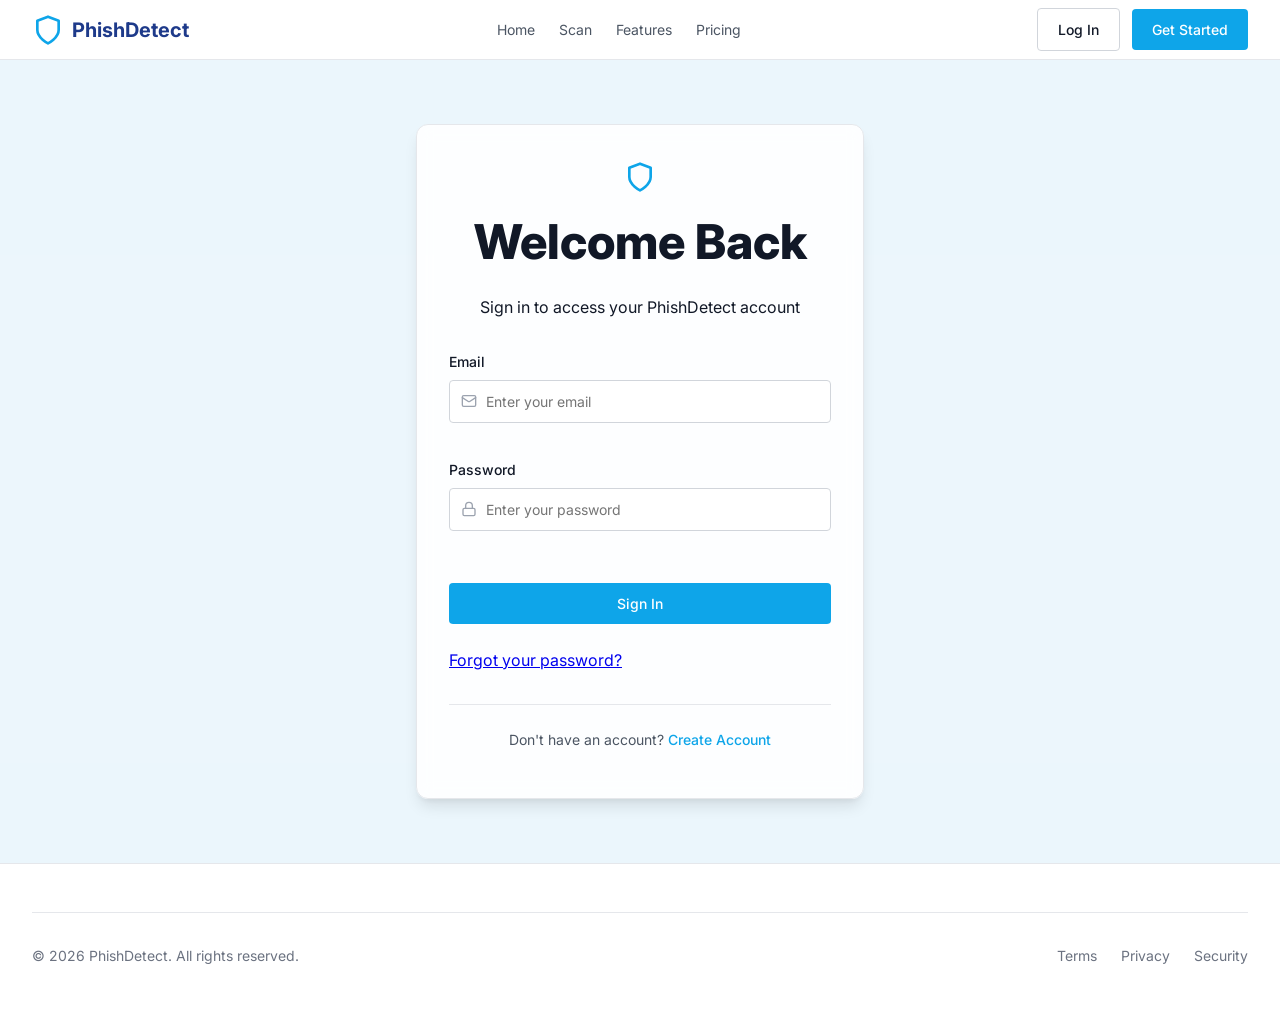
<file: login.html>
<!DOCTYPE html>
<html lang="en">
<head>
  <meta charset="UTF-8">
  <meta name="viewport" content="width=device-width, initial-scale=1.0">
  <title>Login - PhishDetect</title>
  <link rel="stylesheet" href="styles.css">
  <link rel="stylesheet" href="https://fonts.googleapis.com/css2?family=Inter:wght@100..900&display=swap">
  <style>
    .login-page {
      min-height: 100vh;
      display: flex;
      flex-direction: column;
    }
    
    .login-container {
      flex: 1;
      padding: 4rem 0;
      background-color: rgba(14, 165, 233, 0.05);
      display: flex;
      align-items: center;
      justify-content: center;
    }
    
    .login-card {
      width: 100%;
      max-width: 28rem;
      background-color: rgba(255, 255, 255, 0.9);
      backdrop-filter: blur(8px);
      border-radius: var(--radius-xl);
      box-shadow: var(--shadow-lg);
      border: 1px solid var(--color-gray-200);
      padding: 2rem;
    }
    
    @media (prefers-color-scheme: dark) {
      .login-card {
        background-color: rgba(30, 41, 59, 0.2);
        border-color: var(--color-gray-700);
      }
    }
    
    .login-header {
      text-align: center;
      margin-bottom: 2rem;
    }
    
    .login-icon {
      margin: 0 auto 1rem;
      width: 2.5rem;
      height: 2.5rem;
      display: flex;
      align-items: center;
      justify-content: center;
      color: var(--color-primary);
    }
    
    .login-form {
      display: flex;
      flex-direction: column;
      gap: 1.5rem;
    }
    
    .form-group {
      display: flex;
      flex-direction: column;
      gap: 0.5rem;
    }
    
    .form-group label {
      font-size: 0.875rem;
      font-weight: 500;
    }
    
    .input-wrapper {
      position: relative;
    }
    
    .input-wrapper svg {
      position: absolute;
      left: 0.75rem;
      top: 50%;
      transform: translateY(-50%);
      color: var(--color-gray-400);
    }
    
    .input-wrapper input {
      width: 100%;
      padding: 0.625rem 0.75rem 0.625rem 2.25rem;
      border: 1px solid var(--color-gray-300);
      border-radius: var(--radius);
      font-size: 0.875rem;
    }
    
    .input-wrapper input:focus {
      outline: none;
      border-color: var(--color-primary);
      box-shadow: 0 0 0 3px rgba(14, 165, 233, 0.2);
    }
    
    @media (prefers-color-scheme: dark) {
      .input-wrapper input {
        background-color: var(--color-gray-900);
        border-color: var(--color-gray-700);
        color: var(--color-gray-200);
      }
    }
    
    .form-error {
      color: var(--color-red);
      font-size: 0.75rem;
      margin-top: 0.25rem;
    }
    
    .login-button {
      margin-top: 1rem;
    }
    
    .login-footer {
      margin-top: 2rem;
      padding-top: 1.5rem;
      border-top: 1px solid var(--color-gray-200);
      text-align: center;
      font-size: 0.875rem;
      color: var(--color-gray-600);
    }
    
    @media (prefers-color-scheme: dark) {
      .login-footer {
        border-color: var(--color-gray-700);
      }
    }
    
    .login-footer a {
      color: var(--color-primary);
      font-weight: 500;
      text-decoration: none;
    }
    
    .login-footer a:hover {
      text-decoration: underline;
    }
  </style>
</head>
<body>
  <div class="login-page">
    <nav class="navbar">
      <div class="container">
        <div class="logo">
          <a href="index.html">
            <svg xmlns="http://www.w3.org/2000/svg" width="32" height="32" viewBox="0 0 24 24" fill="none" stroke="currentColor" stroke-width="2" stroke-linecap="round" stroke-linejoin="round" class="logo-icon">
              <path d="M12 22s8-4 8-10V5l-8-3-8 3v7c0 6 8 10 8 10" />
            </svg>
            <span>PhishDetect</span>
          </a>
        </div>
        
        <div class="nav-links">
          <a href="index.html">Home</a>
          <a href="scan.html">Scan</a>
          <a href="index.html#features">Features</a>
          <a href="index.html#pricing">Pricing</a>
        </div>
        
        <div class="nav-buttons">
          <a href="login.html" class="btn-outline">Log In</a>
          <a href="login.html" class="btn-primary">Get Started</a>
        </div>
        
        <button class="mobile-menu-btn">
          <svg xmlns="http://www.w3.org/2000/svg" width="24" height="24" viewBox="0 0 24 24" fill="none" stroke="currentColor" stroke-width="2" stroke-linecap="round" stroke-linejoin="round">
            <line x1="3" y1="12" x2="21" y2="12"></line>
            <line x1="3" y1="6" x2="21" y2="6"></line>
            <line x1="3" y1="18" x2="21" y2="18"></line>
          </svg>
        </button>
      </div>
    </nav>
    
    <!-- Mobile Menu -->
    <div class="mobile-menu">
      <a href="index.html">Home</a>
      <a href="scan.html">Scan</a>
      <a href="index.html#features">Features</a>
      <a href="index.html#pricing">Pricing</a>
      <a href="login.html">Log In</a>
      <a href="login.html" class="btn-primary">Get Started</a>
    </div>

    <div class="login-container">
      <div class="login-card">
        <div class="login-header">
          <div class="login-icon">
            <svg xmlns="http://www.w3.org/2000/svg" width="32" height="32" viewBox="0 0 24 24" fill="none" stroke="currentColor" stroke-width="2" stroke-linecap="round" stroke-linejoin="round">
              <path d="M12 22s8-4 8-10V5l-8-3-8 3v7c0 6 8 10 8 10" />
            </svg>
          </div>
          <h1 class="text-2xl">Welcome Back</h1>
          <p>Sign in to access your PhishDetect account</p>
        </div>
        
        <form id="login-form" class="login-form">
          <div class="form-group">
            <label for="email">Email</label>
            <div class="input-wrapper">
              <svg xmlns="http://www.w3.org/2000/svg" width="16" height="16" viewBox="0 0 24 24" fill="none" stroke="currentColor" stroke-width="2" stroke-linecap="round" stroke-linejoin="round">
                <rect width="20" height="16" x="2" y="4" rx="2" />
                <path d="m22 7-8.97 5.7a1.94 1.94 0 0 1-2.06 0L2 7" />
              </svg>
              <input type="email" id="email" name="email" placeholder="Enter your email" required>
            </div>
            <div class="form-error" id="email-error"></div>
          </div>
          
          <div class="form-group">
            <label for="password">Password</label>
            <div class="input-wrapper">
              <svg xmlns="http://www.w3.org/2000/svg" width="16" height="16" viewBox="0 0 24 24" fill="none" stroke="currentColor" stroke-width="2" stroke-linecap="round" stroke-linejoin="round">
                <rect width="18" height="11" x="3" y="11" rx="2" ry="2" />
                <path d="M7 11V7a5 5 0 0 1 10 0v4" />
              </svg>
              <input type="password" id="password" name="password" placeholder="Enter your password" required>
            </div>
            <div class="form-error" id="password-error"></div>
          </div>
          
          <button type="submit" class="btn-primary full-width login-button" id="login-button">
            <span id="login-text">Sign In</span>
            <span id="login-loading" class="hidden">
              <svg class="animate-spin" xmlns="http://www.w3.org/2000/svg" width="16" height="16" viewBox="0 0 24 24" fill="none" stroke="currentColor" stroke-width="2" stroke-linecap="round" stroke-linejoin="round">
                <path d="M21 12a9 9 0 1 1-6.219-8.56" />
              </svg>
            </span>
          </button>
          
          <div class="text-center">
            <a href="#" class="text-sm">Forgot your password?</a>
          </div>
        </form>
        
        <div class="login-footer">
          <p>
            Don't have an account?
            <a href="#">Create Account</a>
          </p>
        </div>
      </div>
    </div>
    
    <footer class="footer">
      <div class="container">
        <div class="footer-bottom">
          <p>&copy; <span id="current-year"></span> PhishDetect. All rights reserved.</p>
          
          <div class="footer-legal">
            <a href="#">Terms</a>
            <a href="#">Privacy</a>
            <a href="#">Security</a>
          </div>
        </div>
      </div>
    </footer>
  </div>

  <script>
    // Set current year in the footer
    document.getElementById('current-year').textContent = new Date().getFullYear();
    
    // Mobile menu toggle
    const mobileMenuBtn = document.querySelector('.mobile-menu-btn');
    const mobileMenu = document.querySelector('.mobile-menu');
    
    mobileMenuBtn.addEventListener('click', () => {
      mobileMenu.classList.toggle('active');
    });
    
    // Login form submission
    const loginForm = document.getElementById('login-form');
    const emailField = document.getElementById('email');
    const passwordField = document.getElementById('password');
    const emailError = document.getElementById('email-error');
    const passwordError = document.getElementById('password-error');
    const loginButton = document.getElementById('login-button');
    const loginText = document.getElementById('login-text');
    const loginLoading = document.getElementById('login-loading');
    
    loginForm.addEventListener('submit', async (e) => {
      e.preventDefault();
      
      // Reset errors
      emailError.textContent = '';
      passwordError.textContent = '';
      
      // Validate
      let hasError = false;
      
      if (!emailField.value) {
        emailError.textContent = 'Email is required';
        hasError = true;
      } else if (!isValidEmail(emailField.value)) {
        emailError.textContent = 'Please enter a valid email address';
        hasError = true;
      }
      
      if (!passwordField.value) {
        passwordError.textContent = 'Password is required';
        hasError = true;
      } else if (passwordField.value.length < 6) {
        passwordError.textContent = 'Password must be at least 6 characters';
        hasError = true;
      }
      
      if (hasError) return;
      
      // Show loading
      loginButton.disabled = true;
      loginText.classList.add('hidden');
      loginLoading.classList.remove('hidden');
      
      // Simulate login request
      try {
        // In a real app, this would be an API call
        await new Promise(resolve => setTimeout(resolve, 1500));
        
        // Redirect to dashboard or home page
        window.location.href = 'index.html';
      } catch (error) {
        alert('Login failed. Please check your credentials and try again.');
      } finally {
        // Reset button state
        loginButton.disabled = false;
        loginText.classList.remove('hidden');
        loginLoading.classList.add('hidden');
      }
    });
    
    function isValidEmail(email) {
      return /^[^\s@]+@[^\s@]+\.[^\s@]+$/.test(email);
    }
  </script>
</body>
</html>
</file>
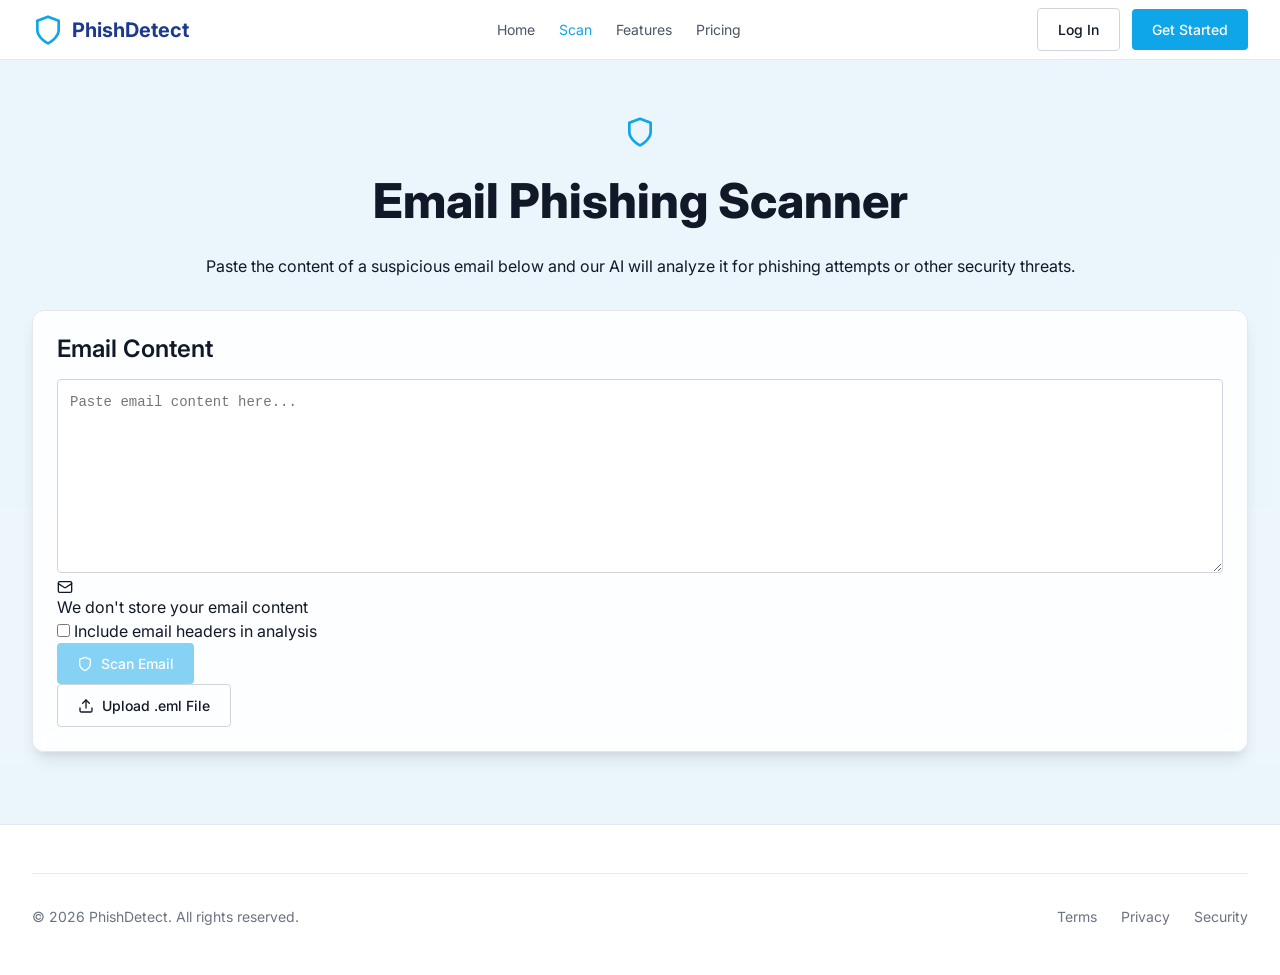
<file: scan.html>
<!DOCTYPE html>
<html lang="en">
<head>
  <meta charset="UTF-8">
  <meta name="viewport" content="width=device-width, initial-scale=1.0">
  <title>Email Scan - PhishDetect</title>
  <link rel="stylesheet" href="styles.css">
  <link rel="stylesheet" href="https://fonts.googleapis.com/css2?family=Inter:wght@100..900&display=swap">
  <style>
    .scan-page {
      min-height: 100vh;
      display: flex;
      flex-direction: column;
    }
    
    .scan-container {
      flex: 1;
      padding: 3rem 0;
      background-color: rgba(14, 165, 233, 0.05);
    }
    
    .scan-header {
      text-align: center;
      margin-bottom: 2rem;
    }
    
    .scan-icon {
      margin: 0 auto 1rem;
      width: 3rem;
      height: 3rem;
      display: flex;
      align-items: center;
      justify-content: center;
      color: var(--color-primary);
    }
    
    .scan-card {
      background-color: rgba(255, 255, 255, 0.9);
      backdrop-filter: blur(8px);
      border-radius: var(--radius-xl);
      box-shadow: var(--shadow-lg);
      border: 1px solid var(--color-gray-200);
      padding: 1.5rem;
      margin-bottom: 1.5rem;
    }
    
    @media (prefers-color-scheme: dark) {
      .scan-card {
        background-color: rgba(30, 41, 59, 0.2);
        border-color: var(--color-gray-700);
      }
    }
    
    .result-card {
      border-top: 1px solid var(--color-gray-200);
      margin-top: 1.5rem;
      padding-top: 1.5rem;
    }
    
    @media (prefers-color-scheme: dark) {
      .result-card {
        border-color: var(--color-gray-700);
      }
    }
    
    .status-indicator {
      display: flex;
      align-items: flex-start;
      gap: 1rem;
      padding: 1rem;
      border-radius: var(--radius-md);
      margin-bottom: 1.5rem;
    }
    
    .status-indicator.warning {
      background-color: rgba(239, 68, 68, 0.1);
    }
    
    .status-indicator.success {
      background-color: rgba(16, 185, 129, 0.1);
    }
    
    .status-icon {
      flex-shrink: 0;
    }
    
    .status-content h4 {
      margin-bottom: 0.5rem;
    }
    
    .status-content p {
      font-size: 0.875rem;
      margin: 0;
    }
    
    .issue-list {
      margin-top: 1rem;
      display: flex;
      flex-direction: column;
      gap: 0.5rem;
    }
    
    .issue-item {
      display: flex;
      gap: 0.5rem;
      align-items: center;
      padding: 0.5rem;
      background-color: var(--color-gray-50);
      border-radius: var(--radius-md);
      font-size: 0.875rem;
    }
    
    @media (prefers-color-scheme: dark) {
      .issue-item {
        background-color: var(--color-gray-800);
      }
    }
    
    .upgrade-notice {
      margin-top: 1.5rem;
      padding-top: 1rem;
      border-top: 1px solid var(--color-gray-200);
      text-align: center;
    }
    
    @media (prefers-color-scheme: dark) {
      .upgrade-notice {
        border-color: var(--color-gray-700);
      }
    }
    
    .upgrade-notice p {
      font-size: 0.875rem;
      color: var(--color-gray-500);
      margin-bottom: 1rem;
    }
  </style>
</head>
<body>
  <div class="scan-page">
    <nav class="navbar">
      <div class="container">
        <div class="logo">
          <a href="index.html">
            <svg xmlns="http://www.w3.org/2000/svg" width="32" height="32" viewBox="0 0 24 24" fill="none" stroke="currentColor" stroke-width="2" stroke-linecap="round" stroke-linejoin="round" class="logo-icon">
              <path d="M12 22s8-4 8-10V5l-8-3-8 3v7c0 6 8 10 8 10" />
            </svg>
            <span>PhishDetect</span>
          </a>
        </div>
        
        <div class="nav-links">
          <a href="index.html">Home</a>
          <a href="scan.html" class="active">Scan</a>
          <a href="index.html#features">Features</a>
          <a href="index.html#pricing">Pricing</a>
        </div>
        
        <div class="nav-buttons">
          <a href="login.html" class="btn-outline">Log In</a>
          <a href="login.html" class="btn-primary">Get Started</a>
        </div>
        
        <button class="mobile-menu-btn">
          <svg xmlns="http://www.w3.org/2000/svg" width="24" height="24" viewBox="0 0 24 24" fill="none" stroke="currentColor" stroke-width="2" stroke-linecap="round" stroke-linejoin="round">
            <line x1="3" y1="12" x2="21" y2="12"></line>
            <line x1="3" y1="6" x2="21" y2="6"></line>
            <line x1="3" y1="18" x2="21" y2="18"></line>
          </svg>
        </button>
      </div>
    </nav>
    
    <!-- Mobile Menu -->
    <div class="mobile-menu">
      <a href="index.html">Home</a>
      <a href="scan.html">Scan</a>
      <a href="index.html#features">Features</a>
      <a href="index.html#pricing">Pricing</a>
      <a href="login.html">Log In</a>
      <a href="login.html" class="btn-primary">Get Started</a>
    </div>

    <div class="scan-container">
      <div class="container">
        <div class="scan-header">
          <div class="scan-icon">
            <svg xmlns="http://www.w3.org/2000/svg" width="32" height="32" viewBox="0 0 24 24" fill="none" stroke="currentColor" stroke-width="2" stroke-linecap="round" stroke-linejoin="round">
              <path d="M12 22s8-4 8-10V5l-8-3-8 3v7c0 6 8 10 8 10" />
            </svg>
          </div>
          <h1>Email Phishing Scanner</h1>
          <p>Paste the content of a suspicious email below and our AI will analyze it for phishing attempts or other security threats.</p>
        </div>
        
        <div class="max-w-4xl mx-auto">
          <div class="scan-card">
            <div class="flex justify-between items-center mb-4">
              <h3>Email Content</h3>
              <button id="clear-btn" class="btn-ghost hidden">Clear</button>
            </div>
            
            <textarea id="email-content" placeholder="Paste email content here..." rows="8"></textarea>
            
            <div class="flex items-center mt-2 mb-4 text-sm text-gray-500">
              <svg xmlns="http://www.w3.org/2000/svg" width="16" height="16" viewBox="0 0 24 24" fill="none" stroke="currentColor" stroke-width="2" stroke-linecap="round" stroke-linejoin="round" class="mr-1">
                <rect width="20" height="16" x="2" y="4" rx="2" />
                <path d="m22 7-8.97 5.7a1.94 1.94 0 0 1-2.06 0L2 7" />
              </svg>
              <span>We don't store your email content</span>
            </div>
            
            <div class="flex flex-col sm:flex-row gap-3">
              <div class="flex items-center gap-2">
                <input type="checkbox" id="include-headers">
                <label for="include-headers" class="text-sm">Include email headers in analysis</label>
              </div>
              
              <div class="flex flex-col sm:flex-row gap-3 mt-4 sm:mt-0 sm:ml-auto">
                <button id="scan-btn" class="btn-primary" disabled>
                  <svg xmlns="http://www.w3.org/2000/svg" width="16" height="16" viewBox="0 0 24 24" fill="none" stroke="currentColor" stroke-width="2" stroke-linecap="round" stroke-linejoin="round" class="mr-1">
                    <path d="M12 22s8-4 8-10V5l-8-3-8 3v7c0 6 8 10 8 10" />
                  </svg>
                  Scan Email
                </button>
                
                <div class="file-upload">
                  <input type="file" id="email-file" accept=".eml,.txt" class="hidden">
                  <label for="email-file" class="btn-outline">
                    <svg xmlns="http://www.w3.org/2000/svg" width="16" height="16" viewBox="0 0 24 24" fill="none" stroke="currentColor" stroke-width="2" stroke-linecap="round" stroke-linejoin="round" class="mr-1">
                      <path d="M21 15v4a2 2 0 0 1-2 2H5a2 2 0 0 1-2-2v-4" />
                      <polyline points="17 8 12 3 7 8" />
                      <line x1="12" y1="3" x2="12" y2="15" />
                    </svg>
                    Upload .eml File
                  </label>
                </div>
              </div>
            </div>
            
            <!-- Results section (initially hidden) -->
            <div id="results" class="result-card hidden">
              <div class="flex justify-between items-center mb-4">
                <h3>Scan Results</h3>
                <div id="risk-badge" class="px-3 py-1 rounded-full text-sm font-medium bg-red-100 text-red-800">High Risk</div>
              </div>
              
              <div class="mb-6">
                <div class="flex justify-between text-sm mb-1">
                  <span>Phishing Score</span>
                  <span id="score-value" class="font-bold text-red-600">High Risk (87%)</span>
                </div>
                <div class="w-full h-2 bg-gray-200 rounded-full overflow-hidden">
                  <div id="score-bar" class="h-full bg-red-600 rounded-full" style="width: 87%;"></div>
                </div>
              </div>
              
              <div id="status-warning" class="status-indicator warning">
                <div class="status-icon">
                  <svg xmlns="http://www.w3.org/2000/svg" width="24" height="24" viewBox="0 0 24 24" fill="none" stroke="currentColor" stroke-width="2" stroke-linecap="round" stroke-linejoin="round" class="text-red-600">
                    <path d="m21 8-9 9-9-9" />
                  </svg>
                </div>
                <div class="status-content">
                  <h4 class="text-red-600">Potential Threats Detected</h4>
                  <p>Our system has identified several suspicious elements in this email that may indicate a phishing attempt.</p>
                </div>
              </div>
              
              <div id="status-success" class="status-indicator success hidden">
                <div class="status-icon">
                  <svg xmlns="http://www.w3.org/2000/svg" width="24" height="24" viewBox="0 0 24 24" fill="none" stroke="currentColor" stroke-width="2" stroke-linecap="round" stroke-linejoin="round" class="text-green-600">
                    <path d="M20 6 9 17l-5-5" />
                  </svg>
                </div>
                <div class="status-content">
                  <h4 class="text-green-600">No Issues Detected</h4>
                  <p>Our scan didn't detect any phishing indicators in this email. It appears to be legitimate.</p>
                </div>
              </div>
              
              <h4 class="text-sm font-medium mt-4 mb-2">Detected Issues:</h4>
              <div id="issues-list" class="issue-list">
                <div class="issue-item">
                  <svg xmlns="http://www.w3.org/2000/svg" width="16" height="16" viewBox="0 0 24 24" fill="none" stroke="currentColor" stroke-width="2" stroke-linecap="round" stroke-linejoin="round" class="text-red-600">
                    <path d="m21 8-9 9-9-9" />
                  </svg>
                  <span>Suspicious sender domain</span>
                </div>
                <div class="issue-item">
                  <svg xmlns="http://www.w3.org/2000/svg" width="16" height="16" viewBox="0 0 24 24" fill="none" stroke="currentColor" stroke-width="2" stroke-linecap="round" stroke-linejoin="round" class="text-red-600">
                    <path d="m21 8-9 9-9-9" />
                  </svg>
                  <span>Urgent language patterns</span>
                </div>
                <div class="issue-item">
                  <svg xmlns="http://www.w3.org/2000/svg" width="16" height="16" viewBox="0 0 24 24" fill="none" stroke="currentColor" stroke-width="2" stroke-linecap="round" stroke-linejoin="round" class="text-red-600">
                    <path d="m21 8-9 9-9-9" />
                  </svg>
                  <span>Request for sensitive information</span>
                </div>
              </div>
              
              <div id="suspicious-urls" class="mt-4">
                <h4 class="text-sm font-medium flex items-center gap-1 mb-2">
                  <svg xmlns="http://www.w3.org/2000/svg" width="16" height="16" viewBox="0 0 24 24" fill="none" stroke="currentColor" stroke-width="2" stroke-linecap="round" stroke-linejoin="round" class="text-red-600">
                    <path d="M10 13a5 5 0 0 0 7.54.54l3-3a5 5 0 0 0-7.07-7.07l-1.72 1.71" />
                    <path d="M14 11a5 5 0 0 0-7.54-.54l-3 3a5 5 0 0 0 7.07 7.07l1.71-1.71" />
                  </svg>
                  Suspicious URLs Found
                </h4>
                <div class="issue-item">
                  <span class="danger-url">hxxp://legitimate-bank-secure.co.ph/</span> - Domain age: 2 days
                </div>
              </div>
              
              <div class="upgrade-notice">
                <p>Want more detailed scanning and analysis?</p>
                <a href="login.html" class="btn-primary">Upgrade to Pro</a>
              </div>
            </div>
            
            <div id="loading" class="result-card hidden">
              <div class="flex flex-col items-center justify-center py-6">
                <div class="scanning-icon mb-4">
                  <div class="scan-line"></div>
                  <svg xmlns="http://www.w3.org/2000/svg" width="32" height="32" viewBox="0 0 24 24" fill="none" stroke="currentColor" stroke-width="2" stroke-linecap="round" stroke-linejoin="round" class="text-cyan-600">
                    <path d="M12 22s8-4 8-10V5l-8-3-8 3v7c0 6 8 10 8 10" />
                  </svg>
                </div>
                <h3 class="mb-2">Analyzing Email</h3>
                <p class="text-gray-500 text-center max-w-md mb-6">
                  Our AI is scanning for suspicious content, fake links, and other phishing indicators
                </p>
                <div class="w-full max-w-md">
                  <div class="progress-bar">
                    <div class="progress"></div>
                  </div>
                </div>
              </div>
            </div>
          </div>
        </div>
      </div>
    </div>
    
    <footer class="footer">
      <div class="container">
        <div class="footer-bottom">
          <p>&copy; <span id="current-year"></span> PhishDetect. All rights reserved.</p>
          
          <div class="footer-legal">
            <a href="#">Terms</a>
            <a href="#">Privacy</a>
            <a href="#">Security</a>
          </div>
        </div>
      </div>
    </footer>
  </div>

  <script>
    // Set current year in the footer
    document.getElementById('current-year').textContent = new Date().getFullYear();
    
    // Mobile menu toggle
    const mobileMenuBtn = document.querySelector('.mobile-menu-btn');
    const mobileMenu = document.querySelector('.mobile-menu');
    
    mobileMenuBtn.addEventListener('click', () => {
      mobileMenu.classList.toggle('active');
    });
    
    // Email scan functionality
    const emailContent = document.getElementById('email-content');
    const scanBtn = document.getElementById('scan-btn');
    const clearBtn = document.getElementById('clear-btn');
    const emailFile = document.getElementById('email-file');
    const includeHeaders = document.getElementById('include-headers');
    
    const resultsSection = document.getElementById('results');
    const loadingSection = document.getElementById('loading');
    const riskBadge = document.getElementById('risk-badge');
    const scoreValue = document.getElementById('score-value');
    const scoreBar = document.getElementById('score-bar');
    const statusWarning = document.getElementById('status-warning');
    const statusSuccess = document.getElementById('status-success');
    const issuesList = document.getElementById('issues-list');
    const suspiciousUrls = document.getElementById('suspicious-urls');
    
    // Enable scan button when text is entered
    emailContent.addEventListener('input', () => {
      scanBtn.disabled = !emailContent.value.trim();
      if (emailContent.value.trim()) {
        clearBtn.classList.remove('hidden');
      } else {
        clearBtn.classList.add('hidden');
      }
    });
    
    // File upload handler
    emailFile.addEventListener('change', (e) => {
      const file = e.target.files[0];
      if (!file) return;
      
      const reader = new FileReader();
      reader.onload = (event) => {
        emailContent.value = event.target.result;
        scanBtn.disabled = false;
        clearBtn.classList.remove('hidden');
      };
      reader.readAsText(file);
    });
    
    // Clear button handler
    clearBtn.addEventListener('click', () => {
      emailContent.value = '';
      scanBtn.disabled = true;
      clearBtn.classList.add('hidden');
      resultsSection.classList.add('hidden');
      loadingSection.classList.add('hidden');
    });
    
    // Scan button handler
    scanBtn.addEventListener('click', () => {
      // Show loading
      loadingSection.classList.remove('hidden');
      resultsSection.classList.add('hidden');
      
      // Disable scan button during processing
      scanBtn.disabled = true;
      
      // Simulate API call delay
      setTimeout(() => {
        // Hide loading
        loadingSection.classList.add('hidden');
        
        // Analyze the email content
        analyzeEmail(emailContent.value);
        
        // Show results
        resultsSection.classList.remove('hidden');
        
        // Re-enable scan button
        scanBtn.disabled = false;
      }, 2000);
    });
    
    // Function to analyze email content
    function analyzeEmail(content) {
      // Convert to lowercase for easier pattern matching
      const lowerContent = content.toLowerCase();
      
      // Check for phishing indicators
      const hasUrgency = /urgent|immediately|alert|attention|important|security|verify/.test(lowerContent);
      const hasSensitiveRequest = /password|credit card|ssn|social security|credentials|verify|account/.test(lowerContent);
      const hasSuspiciousLinks = /click here|login|signin|sign in|update|confirm/.test(lowerContent);
      const hasBankMention = /bank|paypal|amazon|apple|microsoft|google|facebook|instagram/.test(lowerContent);
      
      // Calculate risk score (0-100)
      let score = 0;
      if (hasUrgency) score += 25;
      if (hasSensitiveRequest) score += 30;
      if (hasSuspiciousLinks) score += 25;
      if (hasBankMention) score += 20;
      
      // Clamp score between 0-100
      score = Math.min(100, Math.max(0, score));
      
      // Update UI based on score
      if (score > 70) {
        // High risk
        riskBadge.textContent = 'High Risk';
        riskBadge.className = 'px-3 py-1 rounded-full text-sm font-medium bg-red-100 text-red-800';
        scoreValue.textContent = `High Risk (${score}%)`;
        scoreValue.className = 'font-bold text-red-600';
        scoreBar.style.width = `${score}%`;
        scoreBar.className = 'h-full bg-red-600 rounded-full';
        statusWarning.classList.remove('hidden');
        statusSuccess.classList.add('hidden');
        suspiciousUrls.classList.remove('hidden');
      } else if (score > 30) {
        // Medium risk
        riskBadge.textContent = 'Medium Risk';
        riskBadge.className = 'px-3 py-1 rounded-full text-sm font-medium bg-yellow-100 text-yellow-800';
        scoreValue.textContent = `Medium Risk (${score}%)`;
        scoreValue.className = 'font-bold text-yellow-600';
        scoreBar.style.width = `${score}%`;
        scoreBar.className = 'h-full bg-yellow-500 rounded-full';
        statusWarning.classList.remove('hidden');
        statusSuccess.classList.add('hidden');
        suspiciousUrls.classList.remove('hidden');
      } else {
        // Low risk
        riskBadge.textContent = 'Low Risk';
        riskBadge.className = 'px-3 py-1 rounded-full text-sm font-medium bg-green-100 text-green-800';
        scoreValue.textContent = `Low Risk (${score}%)`;
        scoreValue.className = 'font-bold text-green-600';
        scoreBar.style.width = `${score}%`;
        scoreBar.className = 'h-full bg-green-500 rounded-full';
        statusWarning.classList.add('hidden');
        statusSuccess.classList.remove('hidden');
        suspiciousUrls.classList.add('hidden');
      }
      
      // Generate list of issues
      issuesList.innerHTML = '';
      
      if (score < 30) {
        const safeItem = document.createElement('div');
        safeItem.className = 'issue-item';
        safeItem.innerHTML = `
          <svg xmlns="http://www.w3.org/2000/svg" width="16" height="16" viewBox="0 0 24 24" fill="none" stroke="currentColor" stroke-width="2" stroke-linecap="round" stroke-linejoin="round" class="text-green-600">
            <path d="M20 6 9 17l-5-5" />
          </svg>
          <span>This email appears to be legitimate</span>
        `;
        issuesList.appendChild(safeItem);
      } else {
        if (hasUrgency) {
          addIssue('Urgent language patterns detected');
        }
        
        if (hasSensitiveRequest) {
          addIssue('Requests for sensitive information');
        }
        
        if (hasSuspiciousLinks) {
          addIssue('Suspicious links or call-to-actions');
        }
        
        if (hasBankMention) {
          addIssue('Potential brand impersonation');
        }
      }
    }
    
    function addIssue(text) {
      const issue = document.createElement('div');
      issue.className = 'issue-item';
      issue.innerHTML = `
        <svg xmlns="http://www.w3.org/2000/svg" width="16" height="16" viewBox="0 0 24 24" fill="none" stroke="currentColor" stroke-width="2" stroke-linecap="round" stroke-linejoin="round" class="text-red-600">
          <path d="m21 8-9 9-9-9" />
        </svg>
        <span>${text}</span>
      `;
      issuesList.appendChild(issue);
    }
  </script>
</body>
</html>
</file>
<file: styles.css>
/* Base styles */
:root {
    /* Colors */
    --color-background: #f8fafd;
    --color-foreground: #111827;
    --color-primary: #0ea5e9;
    --color-primary-dark: #0284c7;
    --color-secondary: #1e3a8a;
    --color-secondary-light: #3b82f6;
    --color-green: #10b981;
    --color-yellow: #f59e0b;
    --color-red: #ef4444;
    --color-red-light: #fee2e2;
    --color-gray-50: #f9fafb;
    --color-gray-100: #f3f4f6;
    --color-gray-200: #e5e7eb;
    --color-gray-300: #d1d5db;
    --color-gray-400: #9ca3af;
    --color-gray-500: #6b7280;
    --color-gray-600: #4b5563;
    --color-gray-700: #374151;
    --color-gray-800: #1f2937;
    --color-gray-900: #111827;
    --color-white: #ffffff;
    --color-black: #000000;
    
    /* Typography */
    --font-sans: 'Inter', -apple-system, BlinkMacSystemFont, 'Segoe UI', Roboto, Helvetica, Arial, sans-serif;
    
    /* Shadows */
    --shadow-sm: 0 1px 2px 0 rgba(0, 0, 0, 0.05);
    --shadow: 0 1px 3px 0 rgba(0, 0, 0, 0.1), 0 1px 2px 0 rgba(0, 0, 0, 0.06);
    --shadow-md: 0 4px 6px -1px rgba(0, 0, 0, 0.1), 0 2px 4px -1px rgba(0, 0, 0, 0.06);
    --shadow-lg: 0 10px 15px -3px rgba(0, 0, 0, 0.1), 0 4px 6px -2px rgba(0, 0, 0, 0.05);
    
    /* Border radius */
    --radius-sm: 0.125rem;
    --radius: 0.25rem;
    --radius-md: 0.375rem;
    --radius-lg: 0.5rem;
    --radius-xl: 0.75rem;
    --radius-2xl: 1rem;
    --radius-full: 9999px;
  }
  
  /* Dark mode */
  @media (prefers-color-scheme: dark) {
    :root {
      --color-background: #0f172a;
      --color-foreground: #f8fafc;
      --color-primary: #0ea5e9;
      --color-primary-dark: #38bdf8;
      --color-secondary: #64748b;
      --color-secondary-light: #94a3b8;
      --color-green: #10b981;
      --color-yellow: #f59e0b;
      --color-red: #ef4444;
      --color-red-light: #450a0a;
      --color-gray-50: #f8fafc;
      --color-gray-100: #f1f5f9;
      --color-gray-200: #e2e8f0;
      --color-gray-300: #cbd5e1;
      --color-gray-400: #94a3b8;
      --color-gray-500: #64748b;
      --color-gray-600: #475569;
      --color-gray-700: #334155;
      --color-gray-800: #1e293b;
      --color-gray-900: #0f172a;
    }
  }
  
  /* Reset */
  *, *::before, *::after {
    box-sizing: border-box;
    margin: 0;
    padding: 0;
  }
  
  html {
    scroll-behavior: smooth;
    font-size: 16px;
  }
  
  body {
    font-family: var(--font-sans);
    color: var(--color-foreground);
    background-color: var(--color-background);
    line-height: 1.5;
    -webkit-font-smoothing: antialiased;
    -moz-osx-font-smoothing: grayscale;
  }
  
  img, svg {
    display: block;
    max-width: 100%;
  }
  
  input, button, textarea, select {
    font: inherit;
  }
  
  h1, h2, h3, h4, h5, h6 {
    overflow-wrap: break-word;
    line-height: 1.2;
  }
  
  /* Container */
  .container {
    width: 100%;
    max-width: 1280px;
    margin-left: auto;
    margin-right: auto;
    padding-left: 1rem;
    padding-right: 1rem;
  }
  
  @media (min-width: 640px) {
    .container {
      padding-left: 1.5rem;
      padding-right: 1.5rem;
    }
  }
  
  @media (min-width: 1024px) {
    .container {
      padding-left: 2rem;
      padding-right: 2rem;
    }
  }
  
  /* Typography */
  h1 {
    font-size: 2.25rem;
    font-weight: 800;
    margin-bottom: 1.5rem;
  }
  
  h2 {
    font-size: 1.875rem;
    font-weight: 700;
    margin-bottom: 1.25rem;
  }
  
  h3 {
    font-size: 1.25rem;
    font-weight: 600;
    margin-bottom: 1rem;
  }
  
  p {
    margin-bottom: 1rem;
  }
  
  @media (min-width: 640px) {
    h1 {
      font-size: 3rem;
    }
    
    h2 {
      font-size: 2.25rem;
    }
    
    h3 {
      font-size: 1.5rem;
    }
  }
  
  /* Utilities */
  .hidden {
    display: none !important;
  }
  
  .highlight {
    color: var(--color-primary);
  }
  
  .danger {
    color: var(--color-red);
    font-weight: 500;
  }
  
  .danger-url {
    color: var(--color-red);
    font-family: monospace;
  }
  
  .full-width {
    width: 100%;
  }
  
  /* Buttons */
  .btn-primary, .btn-secondary, .btn-outline, .btn-ghost, .btn-light, .btn-outline-light {
    display: inline-flex;
    align-items: center;
    justify-content: center;
    gap: 0.5rem;
    padding: 0.625rem 1.25rem;
    font-weight: 500;
    font-size: 0.875rem;
    border-radius: var(--radius);
    transition: all 0.2s ease;
    cursor: pointer;
    text-decoration: none;
  }
  
  .btn-primary {
    background-color: var(--color-primary);
    color: var(--color-white);
    border: none;
  }
  
  .btn-primary:hover {
    background-color: var(--color-primary-dark);
  }
  
  .btn-primary:disabled {
    opacity: 0.5;
    cursor: not-allowed;
  }
  
  .btn-secondary {
    background-color: var(--color-gray-100);
    color: var(--color-gray-900);
    border: 1px solid var(--color-gray-200);
  }
  
  .btn-secondary:hover {
    background-color: var(--color-gray-200);
  }
  
  .btn-outline {
    background-color: transparent;
    color: var(--color-gray-900);
    border: 1px solid var(--color-gray-300);
  }
  
  .btn-outline:hover {
    background-color: var(--color-gray-100);
  }
  
  .btn-ghost {
    background-color: transparent;
    color: var(--color-gray-600);
    border: none;
  }
  
  .btn-ghost:hover {
    background-color: var(--color-gray-100);
  }
  
  .btn-light {
    background-color: var(--color-white);
    color: var(--color-secondary);
    border: none;
  }
  
  .btn-light:hover {
    background-color: var(--color-gray-100);
  }
  
  .btn-outline-light {
    background-color: transparent;
    color: var(--color-white);
    border: 1px solid var(--color-white);
  }
  
  .btn-outline-light:hover {
    background-color: rgba(255, 255, 255, 0.1);
  }
  
  /* Navbar */
  .navbar {
    position: sticky;
    top: 0;
    z-index: 100;
    background-color: rgba(255, 255, 255, 0.9);
    backdrop-filter: blur(8px);
    border-bottom: 1px solid var(--color-gray-200);
    padding: 0.5rem 0;
  }
  
  @media (prefers-color-scheme: dark) {
    .navbar {
      background-color: rgba(15, 23, 42, 0.9);
      border-color: var(--color-gray-700);
    }
  }
  
  .navbar .container {
    display: flex;
    align-items: center;
    justify-content: space-between;
  }
  
  .logo {
    display: flex;
    align-items: center;
    gap: 0.5rem;
    text-decoration: none;
  }
  
  .logo a {
    display: flex;
    align-items: center;
    gap: 0.5rem;
    text-decoration: none;
    color: var(--color-secondary);
    font-weight: 700;
    font-size: 1.25rem;
  }
  
  .logo-icon {
    color: var(--color-primary);
  }
  
  .nav-links {
    display: none;
  }
  
  .nav-links a {
    color: var(--color-gray-600);
    text-decoration: none;
    font-size: 0.875rem;
    transition: color 0.2s ease;
    margin-left: 1.5rem;
  }
  
  .nav-links a:hover, .nav-links a.active {
    color: var(--color-primary);
  }
  
  .nav-buttons {
    display: none;
  }
  
  .nav-buttons a {
    margin-left: 0.75rem;
  }
  
  .mobile-menu-btn {
    display: flex;
    background: none;
    border: none;
    color: var(--color-gray-600);
    cursor: pointer;
  }
  
  .mobile-menu {
    display: none;
    position: fixed;
    top: 60px;
    left: 0;
    right: 0;
    background-color: var(--color-white);
    padding: 1rem;
    border-bottom: 1px solid var(--color-gray-200);
    flex-direction: column;
    gap: 1rem;
  }
  
  .mobile-menu.active {
    display: flex;
  }
  
  .mobile-menu a {
    color: var(--color-gray-600);
    text-decoration: none;
    font-size: 0.875rem;
    padding: 0.5rem 0;
  }
  
  .mobile-menu a:last-child {
    margin-top: 0.5rem;
  }
  
  @media (prefers-color-scheme: dark) {
    .mobile-menu {
      background-color: var(--color-gray-900);
      border-color: var(--color-gray-700);
    }
  }
  
  @media (min-width: 768px) {
    .nav-links, .nav-buttons {
      display: flex;
      align-items: center;
    }
    
    .mobile-menu-btn {
      display: none;
    }
  }
  
  /* Hero Section */
  .hero {
    position: relative;
    padding: 3rem 0;
    background-color: rgba(14, 165, 233, 0.05);
    overflow: hidden;
  }
  
  @media (prefers-color-scheme: dark) {
    .hero {
      background-color: rgba(14, 165, 233, 0.03);
    }
  }
  
  .hero .container {
    display: flex;
    flex-direction: column;
    align-items: center;
    gap: 2rem;
  }
  
  .hero-content {
    text-align: center;
    max-width: 100%;
  }
  
  .badge {
    display: inline-flex;
    align-items: center;
    gap: 0.5rem;
    padding: 0.375rem 0.75rem;
    background-color: rgba(14, 165, 233, 0.1);
    color: var(--color-primary);
    border-radius: var(--radius-full);
    font-size: 0.75rem;
    font-weight: 500;
    margin-bottom: 1.5rem;
  }
  
  .hero h1 {
    font-size: 2.25rem;
    line-height: 1.2;
    margin-bottom: 1rem;
  }
  
  .hero p {
    color: var(--color-gray-600);
    margin-bottom: 2rem;
    max-width: 36rem;
    margin-left: auto;
    margin-right: auto;
  }
  
  .hero-buttons {
    display: flex;
    flex-direction: column;
    gap: 0.75rem;
    margin-bottom: 2rem;
  }
  
  .trusted-by {
    display: flex;
    align-items: center;
    gap: 0.75rem;
    font-size: 0.75rem;
    color: var(--color-gray-500);
  }
  
  .trusted-by-avatars {
    display: flex;
  }
  
  .avatar {
    width: 2rem;
    height: 2rem;
    border-radius: var(--radius-full);
    margin-right: -0.5rem;
    border: 2px solid var(--color-white);
  }
  
  .avatar-1 {
    background-color: var(--color-secondary);
  }
  
  .avatar-2 {
    background-color: var(--color-primary);
  }
  
  .avatar-3 {
    background-color: var(--color-green);
  }
  
  .hero-image {
    position: relative;
    width: 100%;
    max-width: 32rem;
  }
  
  .blob {
    position: absolute;
    border-radius: var(--radius-full);
    filter: blur(24px);
    z-index: -1;
  }
  
  .blob-1 {
    width: 18rem;
    height: 18rem;
    background-color: rgba(14, 165, 233, 0.1);
    top: -1rem;
    left: -1rem;
  }
  
  .blob-2 {
    width: 18rem;
    height: 18rem;
    background-color: rgba(30, 58, 138, 0.1);
    bottom: -2rem;
    right: 1rem;
  }
  
  .email-card {
    background-color: rgba(255, 255, 255, 0.8);
    backdrop-filter: blur(8px);
    border: 1px solid var(--color-gray-200);
    border-radius: var(--radius-lg);
    overflow: hidden;
    box-shadow: var(--shadow-md);
  }
  
  @media (prefers-color-scheme: dark) {
    .email-card {
      background-color: rgba(30, 41, 59, 0.1);
      border-color: var(--color-gray-700);
    }
  }
  
  .email-card-header {
    display: flex;
    justify-content: space-between;
    align-items: center;
    padding: 0.75rem 1rem;
    border-bottom: 1px solid var(--color-gray-200);
  }
  
  .window-controls {
    display: flex;
    gap: 0.375rem;
  }
  
  .control {
    width: 0.75rem;
    height: 0.75rem;
    border-radius: var(--radius-full);
  }
  
  .red {
    background-color: #ff5f56;
  }
  
  .yellow {
    background-color: #ffbd2e;
  }
  
  .green {
    background-color: #27c93f;
  }
  
  .email-title {
    font-size: 0.75rem;
    color: var(--color-gray-500);
  }
  
  .email-card-content {
    padding: 1rem;
    display: flex;
    flex-direction: column;
    gap: 1rem;
  }
  
  .email-alert {
    display: flex;
    align-items: flex-start;
    gap: 0.75rem;
  }
  
  .alert-icon {
    display: flex;
    align-items: center;
    justify-content: center;
    width: 2.5rem;
    height: 2.5rem;
    background-color: #fecaca;
    color: #dc2626;
    border-radius: var(--radius-full);
    font-weight: 700;
    font-size: 1.125rem;
    flex-shrink: 0;
  }
  
  .email-alert h3 {
    font-size: 0.875rem;
    margin-bottom: 0.25rem;
  }
  
  .email-alert p {
    font-size: 0.75rem;
    color: var(--color-gray-500);
    margin: 0;
  }
  
  .email-warning {
    background-color: #f3f4f6;
    padding: 0.75rem;
    border-radius: var(--radius);
    font-size: 0.75rem;
  }
  
  @media (prefers-color-scheme: dark) {
    .email-warning {
      background-color: var(--color-gray-800);
    }
  }
  
  .phishing-score {
    display: flex;
    flex-direction: column;
    gap: 0.5rem;
  }
  
  .score-label {
    display: flex;
    justify-content: space-between;
    font-size: 0.75rem;
  }
  
  .high-risk {
    font-weight: 500;
    color: var(--color-red);
  }
  
  .score-bar {
    height: 0.5rem;
    background-color: var(--color-gray-200);
    border-radius: var(--radius-full);
    overflow: hidden;
  }
  
  .score-fill {
    height: 100%;
    background-color: var(--color-red);
    border-radius: var(--radius-full);
  }
  
  .scroll-indicator {
    position: absolute;
    bottom: 2rem;
    left: 0;
    right: 0;
    display: flex;
    flex-direction: column;
    align-items: center;
    gap: 0.5rem;
    font-size: 0.75rem;
    color: var(--color-gray-500);
    animation: bounce 2s infinite;
  }
  
  @keyframes bounce {
    0%, 20%, 50%, 80%, 100% {
      transform: translateY(0);
    }
    40% {
      transform: translateY(-10px);
    }
    60% {
      transform: translateY(-5px);
    }
  }
  
  @media (min-width: 768px) {
    .hero {
      padding: 4rem 0 6rem;
    }
    
    .hero .container {
      flex-direction: row;
      align-items: center;
      text-align: left;
    }
    
    .hero-content {
      flex: 1;
      text-align: left;
    }
    
    .hero-image {
      flex: 1;
    }
    
    .hero h1 {
      font-size: 3rem;
    }
    
    .hero-buttons {
      flex-direction: row;
    }
  }
  
  /* Analyzer Section */
  .analyzer {
    padding: 4rem 0;
    background-color: var(--color-gray-50);
  }
  
  @media (prefers-color-scheme: dark) {
    .analyzer {
      background-color: var(--color-gray-900);
    }
  }
  
  .section-header {
    text-align: center;
    max-width: 48rem;
    margin-left: auto;
    margin-right: auto;
    margin-bottom: 2.5rem;
  }
  
  .section-header p {
    color: var(--color-gray-600);
  }
  
  .analyzer-grid {
    display: grid;
    grid-template-columns: 1fr;
    gap: 2rem;
  }
  
  .card {
    background-color: var(--color-white);
    border-radius: var(--radius-lg);
    box-shadow: var(--shadow);
    border: 1px solid var(--color-gray-200);
    overflow: hidden;
  }
  
  @media (prefers-color-scheme: dark) {
    .card {
      background-color: var(--color-gray-800);
      border-color: var(--color-gray-700);
    }
  }
  
  .card-header {
    padding: 1.5rem 1.5rem 0.5rem;
    display: flex;
    align-items: center;
    gap: 0.5rem;
  }
  
  .card-header h3 {
    margin: 0;
  }
  
  .card-header svg {
    color: var(--color-primary);
  }
  
  .card-header-with-score {
    padding: 1.5rem 1.5rem 0.5rem;
    display: flex;
    justify-content: space-between;
    align-items: center;
  }
  
  .header-title {
    display: flex;
    align-items: center;
    gap: 0.5rem;
  }
  
  .card-description {
    color: var(--color-gray-500);
    font-size: 0.875rem;
    padding: 0 1.5rem 1rem;
  }
  
  .card-content {
    padding: 1rem 1.5rem;
  }
  
  .card-footer {
    padding: 1rem 1.5rem;
    border-top: 1px solid var(--color-gray-200);
    display: flex;
    justify-content: space-between;
    flex-wrap: wrap;
    gap: 1rem;
    font-size: 0.75rem;
  }
  
  @media (prefers-color-scheme: dark) {
    .card-footer {
      border-color: var(--color-gray-700);
    }
  }
  
  textarea {
    width: 100%;
    min-height: 12rem;
    padding: 0.75rem;
    border: 1px solid var(--color-gray-300);
    border-radius: var(--radius);
    background-color: var(--color-white);
    font-size: 0.875rem;
    resize: vertical;
    font-family: monospace;
  }
  
  @media (prefers-color-scheme: dark) {
    textarea {
      background-color: var(--color-gray-900);
      border-color: var(--color-gray-700);
      color: var(--color-gray-200);
    }
  }
  
  .input-actions {
    display: flex;
    flex-direction: column;
    gap: 0.75rem;
    margin-top: 1rem;
  }
  
  .security-note {
    display: flex;
    align-items: center;
    gap: 0.375rem;
    color: var(--color-gray-500);
  }
  
  .empty-state {
    display: flex;
    align-items: center;
    justify-content: center;
    min-height: 24rem;
  }
  
  .empty-state-content {
    display: flex;
    flex-direction: column;
    align-items: center;
    text-align: center;
    padding: 2rem;
  }
  
  .empty-icon {
    width: 4rem;
    height: 4rem;
    display: flex;
    align-items: center;
    justify-content: center;
    background-color: rgba(14, 165, 233, 0.1);
    color: var(--color-secondary);
    border-radius: var(--radius-full);
    margin-bottom: 1rem;
  }
  
  .analyzing-state {
    display: flex;
    align-items: center;
    justify-content: center;
    min-height: 24rem;
    border-color: var(--color-primary);
    animation: pulse 2s infinite;
  }
  
  @keyframes pulse {
    0% {
      box-shadow: 0 0 0 0 rgba(14, 165, 233, 0.4);
    }
    70% {
      box-shadow: 0 0 0 10px rgba(14, 165, 233, 0);
    }
    100% {
      box-shadow: 0 0 0 0 rgba(14, 165, 233, 0);
    }
  }
  
  .analyzing-content {
    display: flex;
    flex-direction: column;
    align-items: center;
    text-align: center;
    padding: 2rem;
  }
  
  .scanning-icon {
    width: 4rem;
    height: 4rem;
    display: flex;
    align-items: center;
    justify-content: center;
    background-color: rgba(14, 165, 233, 0.1);
    color: var(--color-primary);
    border-radius: var(--radius-full);
    margin-bottom: 1rem;
    position: relative;
  }
  
  .scan-line {
    position: absolute;
    left: 0;
    right: 0;
    height: 2px;
    background-color: var(--color-primary);
    animation: scan 2s infinite linear;
  }
  
  @keyframes scan {
    0% {
      top: 0;
    }
    100% {
      top: 100%;
    }
  }
  
  .progress-bar {
    width: 100%;
    height: 4px;
    background-color: var(--color-gray-200);
    border-radius: var(--radius-full);
    overflow: hidden;
    margin-top: 1.5rem;
  }
  
  .progress {
    height: 100%;
    background-color: var(--color-primary);
    border-radius: var(--radius-full);
    width: 60%;
    animation: loading 2s infinite ease-in-out;
  }
  
  @keyframes loading {
    0% {
      width: 0;
    }
    50% {
      width: 60%;
    }
    100% {
      width: 100%;
    }
  }
  
  .risk-level {
    font-size: 0.875rem;
    font-weight: normal;
    background-color: var(--color-gray-100);
    padding: 0.25rem 0.75rem;
    border-radius: var(--radius-full);
  }
  
  @media (prefers-color-scheme: dark) {
    .risk-level {
      background-color: var(--color-gray-700);
    }
  }
  
  .risk-level span {
    font-weight: 600;
  }
  
  .score-section {
    margin-bottom: 2rem;
  }
  
  .score-header {
    display: flex;
    justify-content: space-between;
    margin-bottom: 0.5rem;
    font-size: 0.875rem;
    color: var(--color-gray-500);
  }
  
  .score-value {
    font-weight: 600;
  }
  
  .score-legend {
    display: flex;
    justify-content: space-between;
    font-size: 0.75rem;
    margin-top: 0.25rem;
  }
  
  .safe {
    color: var(--color-green);
  }
  
  .suspicious {
    color: var(--color-yellow);
  }
  
  .dangerous {
    color: var(--color-red);
  }
  
  .issues-section h4 {
    display: flex;
    align-items: center;
    gap: 0.375rem;
    font-size: 0.875rem;
    margin-bottom: 0.75rem;
  }
  
  .issues-list {
    display: flex;
    flex-direction: column;
    gap: 0.75rem;
  }
  
  .issue-item {
    padding: 0.75rem;
    border: 1px solid var(--color-gray-200);
    border-radius: var(--radius);
    display: flex;
    gap: 0.5rem;
  }
  
  @media (prefers-color-scheme: dark) {
    .issue-item {
      border-color: var(--color-gray-700);
    }
  }
  
  .issue-item svg {
    flex-shrink: 0;
    margin-top: 0.125rem;
  }
  
  .issue-content h5 {
    font-size: 0.875rem;
    margin-bottom: 0.25rem;
  }
  
  .issue-content p {
    font-size: 0.75rem;
    color: var(--color-gray-500);
    margin: 0;
  }
  
  .urls-list {
    padding: 0.75rem;
    background-color: var(--color-gray-50);
    border-radius: var(--radius);
    font-family: monospace;
    font-size: 0.75rem;
  }
  
  @media (prefers-color-scheme: dark) {
    .urls-list {
      background-color: var(--color-gray-900);
    }
  }
  
  .urls-list p {
    margin-bottom: 0.5rem;
  }
  
  .urls-list p:last-child {
    margin-bottom: 0;
  }
  
  @media (min-width: 1024px) {
    .analyzer-grid {
      grid-template-columns: repeat(2, 1fr);
    }
  }
  
  /* Features Section */
  .features {
    padding: 4rem 0;
  }
  
  .features-grid {
    display: grid;
    grid-template-columns: 1fr;
    gap: 1.5rem;
  }
  
  .feature-card {
    padding: 1.5rem;
    border: 1px solid var(--color-gray-200);
    border-radius: var(--radius-lg);
    background-color: var(--color-white);
    transition: box-shadow 0.3s ease, transform 0.3s ease;
  }
  
  .feature-card:hover {
    box-shadow: var(--shadow-md);
    transform: translateY(-2px);
  }
  
  @media (prefers-color-scheme: dark) {
    .feature-card {
      background-color: var(--color-gray-800);
      border-color: var(--color-gray-700);
    }
  }
  
  .feature-icon {
    width: 3rem;
    height: 3rem;
    display: flex;
    align-items: center;
    justify-content: center;
    background-color: rgba(14, 165, 233, 0.1);
    border-radius: var(--radius-lg);
    color: var(--color-primary);
    margin-bottom: 1.25rem;
  }
  
  .feature-card h3 {
    margin-bottom: 0.75rem;
  }
  
  .feature-card p {
    font-size: 0.875rem;
    color: var(--color-gray-600);
    margin: 0;
  }
  
  .enterprise-feature {
    margin-top: 4rem;
    padding: 2rem;
    border-radius: var(--radius-xl);
    background-color: rgba(14, 165, 233, 0.05);
    border: 1px solid rgba(14, 165, 233, 0.1);
    display: flex;
    flex-direction: column;
    align-items: center;
    gap: 1.5rem;
    text-align: center;
  }
  
  @media (prefers-color-scheme: dark) {
    .enterprise-feature {
      background-color: rgba(14, 165, 233, 0.03);
      border-color: rgba(14, 165, 233, 0.1);
    }
  }
  
  .enterprise-icon {
    width: 4rem;
    height: 4rem;
    display: flex;
    align-items: center;
    justify-content: center;
    background-color: rgba(14, 165, 233, 0.1);
    border-radius: var(--radius-full);
    color: var(--color-primary);
  }
  
  .enterprise-content h3 {
    margin-bottom: 0.75rem;
  }
  
  .enterprise-content p {
    max-width: 48rem;
    margin-left: auto;
    margin-right: auto;
    color: var(--color-gray-600);
  }
  
  @media (min-width: 640px) {
    .features-grid {
      grid-template-columns: repeat(2, 1fr);
    }
  }
  
  @media (min-width: 1024px) {
    .features-grid {
      grid-template-columns: repeat(3, 1fr);
    }
    
    .enterprise-feature {
      flex-direction: row;
      text-align: left;
    }
    
    .enterprise-content p {
      margin-left: 0;
    }
  }
  
  /* CTA Section */
  .cta {
    padding: 4rem 0;
    background-color: var(--color-secondary);
    color: var(--color-white);
    position: relative;
    overflow: hidden;
  }
  
  .cta::before {
    content: '';
    position: absolute;
    top: 0;
    left: 0;
    right: 0;
    bottom: 0;
    background-image: radial-gradient(circle at 25% 25%, rgba(255, 255, 255, 0.05) 1px, transparent 1px);
    background-size: 20px 20px;
    opacity: 0.5;
  }
  
  .cta-content {
    position: relative;
    max-width: 48rem;
    margin: 0 auto;
    text-align: center;
    display: flex;
    flex-direction: column;
    align-items: center;
  }
  
  .cta-icon {
    width: 4rem;
    height: 4rem;
    display: flex;
    align-items: center;
    justify-content: center;
    background-color: rgba(255, 255, 255, 0.1);
    border-radius: var(--radius-full);
    margin-bottom: 1.5rem;
  }
  
  .cta h2 {
    margin-bottom: 1.5rem;
    font-size: 2.25rem;
  }
  
  .cta p {
    opacity: 0.9;
    max-width: 36rem;
    margin-left: auto;
    margin-right: auto;
    margin-bottom: 2rem;
  }
  
  .cta-features {
    display: flex;
    flex-wrap: wrap;
    justify-content: center;
    gap: 1rem;
    margin-bottom: 2rem;
  }
  
  .cta-feature {
    display: flex;
    align-items: center;
    gap: 0.5rem;
    font-size: 0.875rem;
  }
  
  .check-circle {
    width: 1.25rem;
    height: 1.25rem;
    display: flex;
    align-items: center;
    justify-content: center;
    background-color: var(--color-primary);
    border-radius: var(--radius-full);
  }
  
  .cta-buttons {
    display: flex;
    flex-direction: column;
    gap: 0.75rem;
  }
  
  @media (min-width: 640px) {
    .cta-buttons {
      flex-direction: row;
    }
  }
  
  /* Footer */
  .footer {
    background-color: var(--color-white);
    border-top: 1px solid var(--color-gray-200);
    padding: 3rem 0;
  }
  
  @media (prefers-color-scheme: dark) {
    .footer {
      background-color: var(--color-gray-900);
      border-color: var(--color-gray-700);
    }
  }
  
  .footer-content {
    display: grid;
    grid-template-columns: 1fr;
    gap: 2rem;
    margin-bottom: 3rem;
  }
  
  .footer-brand {
    max-width: 20rem;
  }
  
  .footer-logo {
    display: flex;
    align-items: center;
    gap: 0.5rem;
    margin-bottom: 1rem;
    color: var(--color-secondary);
    font-weight: 700;
    font-size: 1.25rem;
  }
  
  .footer-logo svg {
    color: var(--color-primary);
  }
  
  .footer-brand p {
    color: var(--color-gray-600);
    font-size: 0.875rem;
    margin-bottom: 1.5rem;
  }
  
  .social-links {
    display: flex;
    gap: 0.75rem;
  }
  
  .social-links a {
    width: 2rem;
    height: 2rem;
    display: flex;
    align-items: center;
    justify-content: center;
    background-color: var(--color-gray-100);
    color: var(--color-gray-600);
    border-radius: var(--radius-full);
    transition: all 0.2s ease;
  }
  
  .social-links a:hover {
    background-color: var(--color-primary);
    color: var(--color-white);
  }
  
  @media (prefers-color-scheme: dark) {
    .social-links a {
      background-color: var(--color-gray-800);
      color: var(--color-gray-300);
    }
  }
  
  .footer-links {
    display: grid;
    grid-template-columns: repeat(auto-fit, minmax(10rem, 1fr));
    gap: 2rem;
  }
  
  .footer-group h3 {
    font-size: 1rem;
    margin-bottom: 1.25rem;
    color: var(--color-gray-900);
  }
  
  @media (prefers-color-scheme: dark) {
    .footer-group h3 {
      color: var(--color-white);
    }
  }
  
  .footer-group ul {
    list-style-type: none;
    padding: 0;
  }
  
  .footer-group ul li {
    margin-bottom: 0.75rem;
  }
  
  .footer-group ul a {
    color: var(--color-gray-600);
    text-decoration: none;
    font-size: 0.875rem;
    transition: color 0.2s ease;
  }
  
  .footer-group ul a:hover {
    color: var(--color-primary);
  }
  
  .footer-bottom {
    display: flex;
    flex-direction: column;
    align-items: center;
    gap: 1rem;
    padding-top: 2rem;
    border-top: 1px solid var(--color-gray-200);
    text-align: center;
    font-size: 0.875rem;
  }
  
  @media (prefers-color-scheme: dark) {
    .footer-bottom {
      border-color: var(--color-gray-700);
    }
  }
  
  .footer-bottom p {
    color: var(--color-gray-500);
    margin: 0;
  }
  
  .footer-legal {
    display: flex;
    gap: 1.5rem;
  }
  
  .footer-legal a {
    color: var(--color-gray-500);
    text-decoration: none;
  }
  
  .footer-legal a:hover {
    color: var(--color-primary);
  }
  
  @media (min-width: 768px) {
    .footer-content {
      grid-template-columns: 1fr 1fr;
    }
    
    .footer-bottom {
      flex-direction: row;
      justify-content: space-between;
      text-align: left;
    }
  }
  
  @media (min-width: 1024px) {
    .footer-content {
      grid-template-columns: 2fr 3fr;
    }
  }
</file>
